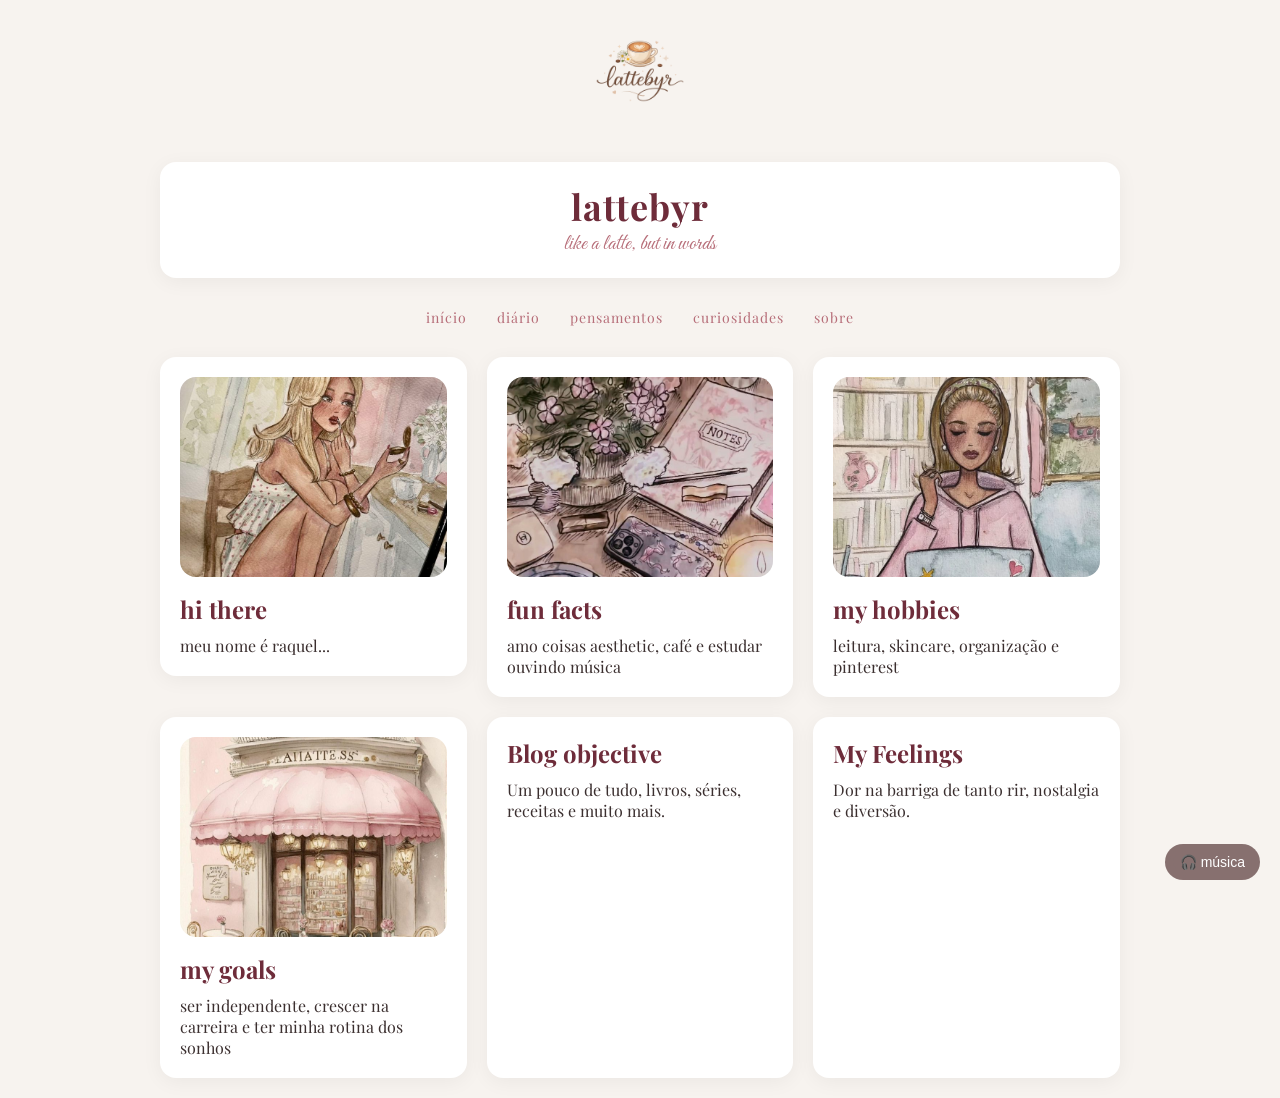
<file: index.html>
<!DOCTYPE html>
<html lang="pt-br">

<head>
  <meta charset="UTF-8">
  <title>lattebyr</title>

  <link rel="stylesheet" href="./style.css">

  <link href="https://fonts.googleapis.com/css2?family=Playfair+Display&family=Great+Vibes&display=swap" rel="stylesheet">
  <meta name="viewport" content="width=device-width, initial-scale=1.0">

<link rel="stylesheet" href="../style.css?v=3">
</head>

<body>

<!-- seu conteúdo -->

<audio id="musica" src="./musica.mp3"></audio>

</body>

<header class="header">
  <img src="logo.png" class="logo">
</header>

<div class="container">

  <div class="card main">
    <h1>lattebyr</h1>
    <p class="slogan">like a latte, but in words</p>
  </div>

  <nav class="menu-center">
  <a href="#">início</a>
  <a href="blog.html">diário</a>
  <a href="feelings.html">pensamentos</a>
  <a href="#">curiosidades</a>
  <a href="#">sobre</a>
</nav>
  <div class="grid">

    <a href="post1.html" class="card-link">
  <div class="card">
    <img src="Bash/img1.jpg" class="post-img">
    <h2>hi there</h2>
    <p>meu nome é raquel...</p>
  </div>
</a>
      

    <a href="post2.html" class="card-link">
  <div class="card">
    <img src="Bash/img2.jpg" class="post-img">
    <h2>fun facts</h2>
    <p>amo coisas aesthetic, café e estudar ouvindo música</p>
  </div>
</a>

    <a href="post3.html" class="card-link">
  <div class="card">
    <img src="Bash/img3.jpg" class="post-img">
    <h2>my hobbies</h2>
    <p>leitura, skincare, organização e pinterest</p>
  </div>
</a>

    <a href="post4.html" class="card-link">
  <div class="card">
    <img src="Bash/img4.jpg" class="post-img">
    <h2>my goals</h2>
    <p>ser independente, crescer na carreira e ter minha rotina dos sonhos</p>
  </div>
</a>

    <div class="card" onclick="window.location.href='blog.html'">
      <h2>Blog objective</h2>
      <p>Um pouco de tudo, livros, séries, receitas e muito mais.</p>
    </div>

    <div class="card" onclick="window.location.href='feelings.html'">
      <h2>My Feelings</h2>
      <p>Dor na barriga de tanto rir, nostalgia e diversão.</p>
    </div>

  </div>

</div>

<!-- MÚSICA -->
<audio id="musica" src="./musica.mp3"></audio>

<button id="btnMusica" onclick="tocarMusica()">🎧 música</button>

<!-- JAVASCRIPT -->
<script>
let musicPlaying = false;

function tocarMusica() {
  const musica = document.getElementById("musica");

  if (musicPlaying) {
    musica.pause();
  } else {
    musica.play();
  }

  musicPlaying = !musicPlaying;
}
</script>
</file>
<file: style.css>
/* RESET */
* {
  margin: 0;
  padding: 0;
  box-sizing: border-box;
}

/* FUNDO */
body {
  background: #f7f3ef;
  color: #3b2f2f;
  font-family: 'Playfair Display', serif;
}

/* HEADER */
.header {
  display: flex;
  flex-direction: column;
  align-items: center;
  padding: 20px;
}

/* LOGO */
.logo {
  width: 12vw;
  max-width: 160px;
  min-width: 100px;
}

/* MENU */

.menu a:hover {
  color: #6e2c3a;
  text-decoration: underline;
}

/* CONTAINER */
.container {
  max-width: 900px;
  margin: auto;
  padding: 20px;
}

/* CARD PRINCIPAL */
.main {
  text-align: center;
  margin-bottom: 30px;
}

h1 {
  color: #6e2c3a;
  font-size: 36px;
  letter-spacing: 1px;
}

.slogan {
  font-family: 'Great Vibes', cursive;
  color: #b76e79;
  font-size: 22px;
}

/* GRID */
.grid {
  display: grid;
  grid-template-columns: repeat(auto-fit, minmax(250px, 1fr));
  gap: 20px;
}

/* CARDS */
.card {
  background: #ffffff;
  border-radius: 16px;
  padding: 20px;
  transition: 0.3s;
  cursor: pointer;
}

.card:hover {
  transform: translateY(-5px);
  box-shadow: 0 10px 25px rgba(0,0,0,0.08);
}

/* TÍTULOS */
h2 {
  color: #6e2c3a;
  margin-bottom: 10px;
}



#btnMusica {
  position: fixed;
  bottom: 20px;
  right: 20px;

  background: rgba(107, 79, 79, 0.8);
  backdrop-filter: blur(10px);

  color: white;
  border: none;

  padding: 10px 15px;
  border-radius: 30px;

  font-size: 14px;
}

#btnMusica:hover {
  transform: scale(1.1);
  background: #8b6b6b;
}
/* ===== DIÁRIO (ESTILO COM PERSONALIDADE) ===== */

.diary {
  max-width: 700px;
  margin: 40px auto;
  display: flex;
  flex-direction: column;
  gap: 40px;
}

/* POST */
.entry {
  background: #fffaf6;
  padding: 20px 25px;
  border-radius: 12px;
  width: fit-content;
  max-width: 85%;
  box-shadow: 0 8px 20px rgba(0,0,0,0.08);
  position: relative;
  transition: 0.3s;
}

/* ALTERNADO (lado direito) */
.entry:nth-child(even) {
  margin-left: auto;
}

/* DETALHE (fitinha aesthetic) */
.entry::before {
  content: "";
  position: absolute;
  top: -8px;
  left: 20px;
  width: 40px;
  height: 10px;
  background: #e8cfc1;
  border-radius: 4px;
  opacity: 0.7;
}

/* DATA */
.entry .date {
  font-size: 11px;
  letter-spacing: 2px;
  opacity: 0.5;
  display: block;
  margin-bottom: 8px;
}

/* TEXTO */
.entry p {
  font-size: 16px;
  line-height: 1.7;
}/* FUNDO GERAL */
body {
  background: #f7f3ef;
  color: #3b2f2f;
}

/* TÍTULOS */
h1, h2, h3 {
  color: #6e2c3a;
}h1 {
  letter-spacing: 1px;
}

/* LINKS */
a {
  color: #b76e79;
  text-decoration: none;
  transition: 0.3s;
}a:hover {
  text-decoration: underline;
}

/* HOVER DOS LINKS */
a:hover {
  color: #6e2c3a;
}

/* BOTÕES */
button {
  background: #b76e79;
  color: #fff;
  border: none;
  padding: 10px 16px;
  border-radius: 8px;
  cursor: pointer;
  transition: 0.3s;
}

/* HOVER BOTÕES */
button:hover {
  background: #6e2c3a;
  box-shadow: 0 0 10px #c6a96b;
}

/* CARDS (posts) */
.card {
  background: #ffffff;
  border-radius: 16px;
  padding: 20px;
  box-shadow: 0 4px 20px rgba(0,0,0,0.05);
}

/* DETALHES DOURADOS (linhas, divisores) */
hr {
  border: none;
  height: 1px;
  background: #c6a96b;
  margin: 20px 0;
}/* MENU CENTRAL */
.menu-center {
  display: flex;
  justify-content: center;
  gap: 30px;
  margin-bottom: 30px;
  font-size: 14px;
  letter-spacing: 1px;
}

/* LINKS */
.menu-center a {
  color: #b76e79;
  text-decoration: none;
  position: relative;
  transition: 0.3s;
}

/* EFEITO LINHA DOURADA */
.menu-center a::after {
  content: "";
  position: absolute;
  left: 0;
  bottom: -4px;
  width: 0%;
  height: 1px;
  background: #c6a96b;
  transition: 0.3s;
}

/* HOVER */
.menu-center a:hover {
  color: #6e2c3a;
}

.menu-center a:hover::after {
  width: 100%;
}/* LINK DO CARD */
.card-link {
  text-decoration: none;
  color: inherit;
}

/* IMAGEM DO POST */
.post-img {
  width: 100%;
  aspect-ratio: 4 / 3;
  object-fit: cover;
  object-position: center;
  border-radius: 16px;
  margin-bottom: 12px;
  transition: 0.3s;

}.post-page {
  max-width: 700px;
  margin: 40px auto;
}

.post-page h1 {
  margin-bottom: 10px;
}

.post-page .date {
  font-size: 12px;
  opacity: 0.6;
  display: block;
  margin-bottom: 20px;
}

.post-img-full {
  width: 100%;
  border-radius: 12px;
  margin: 20px 0;
}

/* IMAGENS DOS CARDS */
.post-img {
  width: 100%;
  aspect-ratio: 4 / 3;
  object-fit: cover;
  object-position: center;
  border-radius: 16px;
  transition: 0.3s;
}

/* EFEITO HOVER */
.card:hover .post-img {
  transform: scale(1.05);
}

/* AJUSTES INDIVIDUAIS */
img[src*="img1"] {
  object-position: center;
}

img[src*="img2"] {
  object-position: 50% 35%;
}

img[src*="img3"] {
  object-position: 50% 30%;
}

img[src*="img4"] {
  object-position: 50% 40%;
}/* 📱 CELULAR */
@media (max-width: 600px) {

  .logo {
    width: 110px;
  }

  h1 {
    font-size: 28px;
  }

  .slogan {
    font-size: 18px;
  }

  .menu-center {
    flex-direction: column;
    gap: 10px;
  }

  .container {
    padding: 15px;
  }

  .grid {
    gap: 15px;
  }

  .card {
    padding: 15px;
  }

}

/* 📲 TABLET */
@media (max-width: 900px) {

  .container {
    max-width: 700px;
  }

  .logo {
    width: 130px;
  }

}

/* 💻 NOTEBOOK */
@media (min-width: 1200px) {

  .container {
    max-width: 1000px;
  }

}@media (max-width: 600px) {
  .menu-center {
    flex-direction: column;
    align-items: center;
    gap: 12px;
  }
}@media (max-width: 600px) {
  .grid {
    grid-template-columns: 1fr; /* 1 por linha */
  }
}@media (max-width: 600px) {
  h1 {
    font-size: 26px;
  }

  .slogan {
    font-size: 16px;
  }

  h2 {
    font-size: 18px;
  }

  p {
    font-size: 14px;
  }
}@media (max-width: 600px) {
  .container {
    padding: 15px;
  }

  .card {
    padding: 15px;
  }
}@media (max-width: 600px) {

  /* LOGO */
  .logo {
    width: 110px;
  }

  /* TÍTULO */
  h1 {
    font-size: 26px;
  }

  .slogan {
    font-size: 16px;
  }

  /* MENU (MELHORADO) */
  .menu-center {
    flex-direction: column;
    align-items: center;
    gap: 14px;
    font-size: 16px; /* aumenta pra ficar clicável */
  }

  /* GRID (AQUI É O MAIS IMPORTANTE) */
  .grid {
    grid-template-columns: 1fr; /* 1 card por linha */
  }

  /* CARDS */
  .card {
    padding: 18px;
  }

  /* IMAGEM MAIS BONITA */
  .post-img {
    aspect-ratio: 16 / 10;
  }

  /* CONTAINER */
  .container {
    padding: 15px;
  }

  /* BOTÃO MÚSICA */
  #btnMusica {
    bottom: 15px;
    right: 15px;
    font-size: 12px;
    padding: 8px 12px;
  }
</file>
